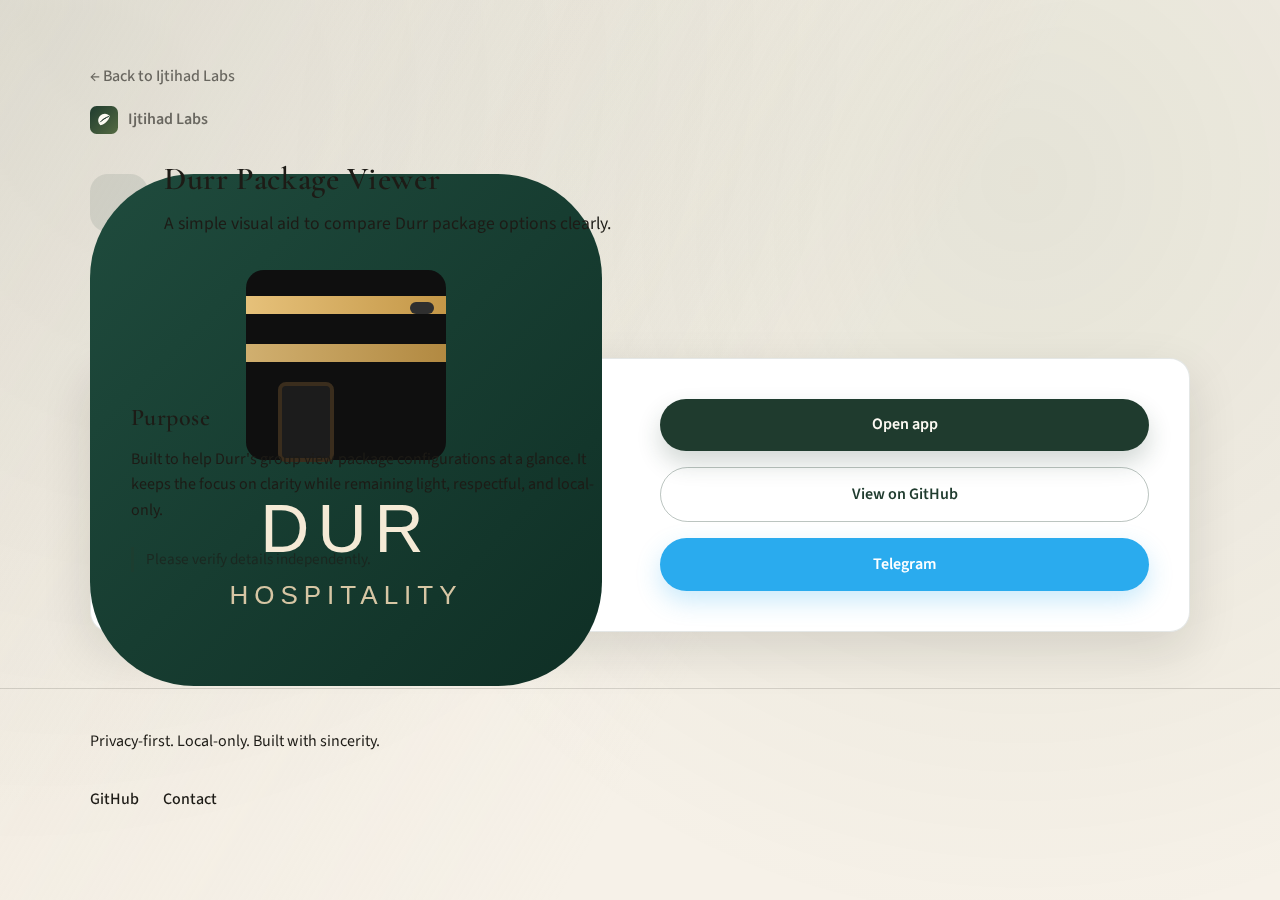
<file: apps/durr-package-viewer/index.html>
<!doctype html>
<html lang="en">
  <head>
    <meta charset="UTF-8" />
    <meta name="viewport" content="width=device-width, initial-scale=1" />
    <title>Durr Package Viewer — Ijtihad Labs</title>
    <meta
      name="description"
      content="Durr Package Viewer is a simple visual aid to compare Durr package options clearly."
    />
    <meta name="theme-color" content="#f6f1e8" media="(prefers-color-scheme: light)" />
    <meta name="theme-color" content="#10120f" media="(prefers-color-scheme: dark)" />
    <link rel="canonical" href="https://ijtihadlabs.org/apps/durr-package-viewer" />
    <meta property="og:title" content="Durr Package Viewer" />
    <meta
      property="og:description"
      content="A simple visual aid to compare Durr package options clearly."
    />
    <meta property="og:type" content="website" />
    <meta property="og:url" content="https://ijtihadlabs.org/apps/durr-package-viewer" />
    <meta property="og:image" content="https://ijtihadlabs.org/assets/og-card.svg" />
    <meta name="twitter:card" content="summary_large_image" />
    <link rel="icon" href="/assets/favicon.svg" type="image/svg+xml" />
    <link rel="apple-touch-icon" href="/assets/favicon.svg" />
    <link rel="stylesheet" href="/assets/styles.css" />
    <link rel="preconnect" href="https://fonts.googleapis.com" />
    <link rel="preconnect" href="https://fonts.gstatic.com" crossorigin />
    <link
      href="https://fonts.googleapis.com/css2?family=Cormorant+Garamond:wght@500;600&family=Source+Sans+3:wght@300;400;500;600&display=swap"
      rel="stylesheet"
    />
    <script type="application/ld+json">
      {
        "@context": "https://schema.org",
        "@type": "SoftwareApplication",
        "name": "Durr Package Viewer",
        "url": "https://durr-package-viewer.ijtihadlabs.org",
        "applicationCategory": "UtilitiesApplication",
        "operatingSystem": "Web",
        "offers": {
          "@type": "Offer",
          "price": "0",
          "priceCurrency": "USD"
        },
        "publisher": {
          "@type": "Organization",
          "name": "Ijtihad Labs",
          "url": "https://ijtihadlabs.org"
        }
      }
    </script>
  </head>
  <body>
    <div class="ambient"></div>
    <header class="page-header">
      <div class="container">
        <a class="back-link" href="/">← Back to Ijtihad Labs</a>
        <div class="page-brand">
          <img src="/assets/logo-mark.svg" alt="" aria-hidden="true" />
          <span>Ijtihad Labs</span>
        </div>
        <div class="app-hero">
          <div class="app-icon" aria-hidden="true">
            <img src="/assets/app-durr.svg" alt="" />
          </div>
          <div>
            <h1>Durr Package Viewer</h1>
            <p class="lead">A simple visual aid to compare Durr package options clearly.</p>
          </div>
        </div>
      </div>
    </header>

    <main>
      <section class="section">
        <div class="container app-detail">
          <div>
            <h2>Purpose</h2>
            <p>
              Built to help Durr's group view package configurations at a glance. It keeps the
              focus on clarity while remaining light, respectful, and local-only.
            </p>
            <p class="disclaimer">Please verify details independently.</p>
          </div>
          <div class="app-actions">
            <a
              class="primary-button"
              href="https://durr-package-viewer.ijtihadlabs.org"
              target="_blank"
              rel="noreferrer"
            >
              Open app
            </a>
            <a
              class="secondary-button"
              href="https://github.com/ijtihadlabs/durr-package-viewer"
              target="_blank"
              rel="noreferrer"
            >
              View on GitHub
            </a>
            <a
              class="secondary-button telegram-button"
              href="https://t.me/SyedIslam"
              target="_blank"
              rel="noreferrer"
            >
              Telegram
            </a>
          </div>
        </div>
      </section>
    </main>

    <footer class="site-footer">
      <div class="container footer-content">
        <p>Privacy-first. Local-only. Built with sincerity.</p>
        <div class="footer-links">
          <a href="https://github.com/ijtihadlabs" target="_blank" rel="noreferrer">GitHub</a>
          <a href="mailto:contact@ijtihadlabs.org">Contact</a>
        </div>
      </div>
    </footer>
  </body>
</html>
</file>
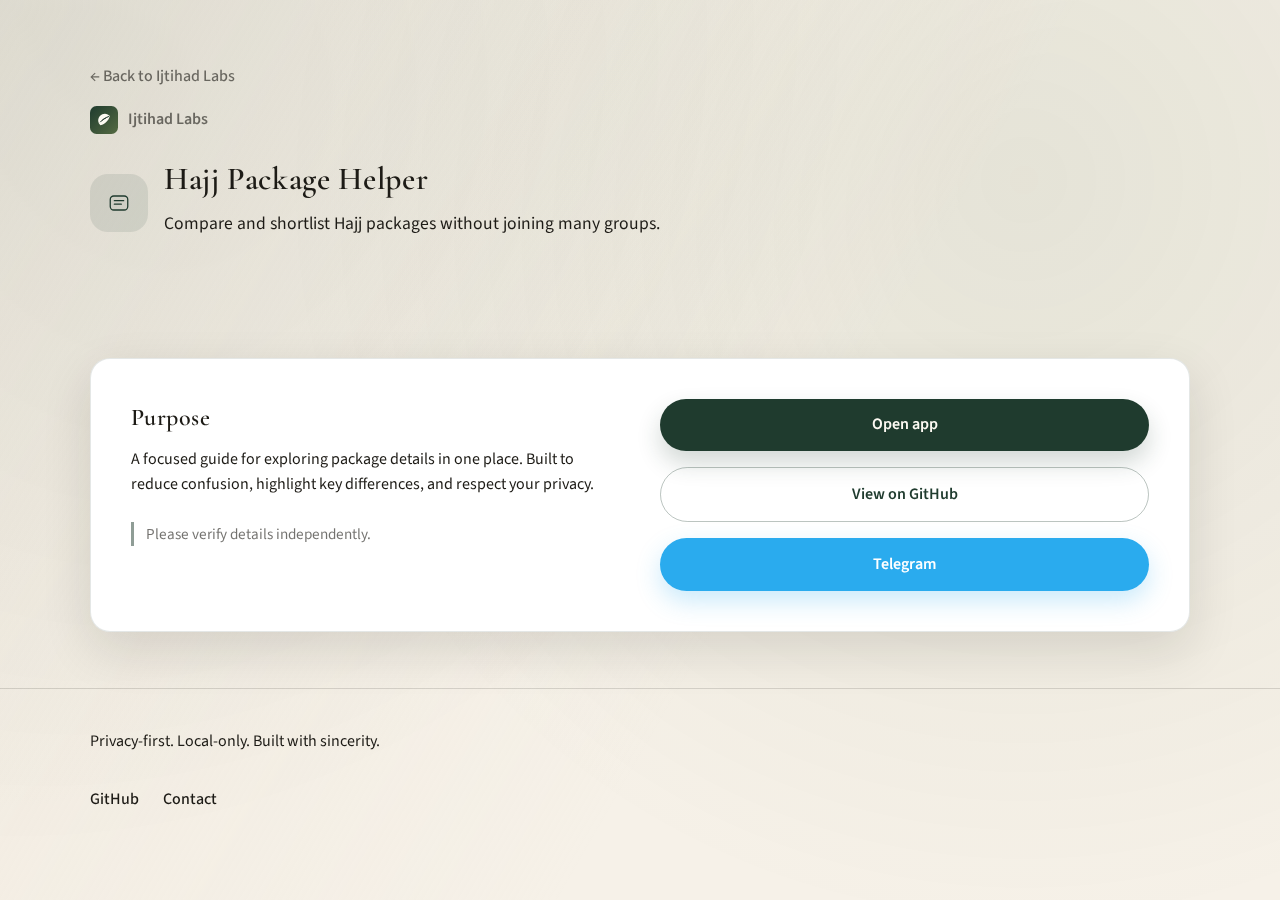
<file: apps/hajj-helper/index.html>
<!doctype html>
<html lang="en">
  <head>
    <meta charset="UTF-8" />
    <meta name="viewport" content="width=device-width, initial-scale=1" />
    <title>Hajj Package Helper — Ijtihad Labs</title>
    <meta
      name="description"
      content="Hajj Package Helper helps hujjaj compare and shortlist Hajj packages without joining many groups."
    />
    <meta name="theme-color" content="#f6f1e8" media="(prefers-color-scheme: light)" />
    <meta name="theme-color" content="#10120f" media="(prefers-color-scheme: dark)" />
    <link rel="canonical" href="https://ijtihadlabs.org/apps/hajj-helper" />
    <meta property="og:title" content="Hajj Package Helper" />
    <meta
      property="og:description"
      content="Compare and shortlist Hajj packages without joining many groups."
    />
    <meta property="og:type" content="website" />
    <meta property="og:url" content="https://ijtihadlabs.org/apps/hajj-helper" />
    <meta property="og:image" content="https://ijtihadlabs.org/assets/og-card.svg" />
    <meta name="twitter:card" content="summary_large_image" />
    <link rel="icon" href="/assets/favicon.svg" type="image/svg+xml" />
    <link rel="apple-touch-icon" href="/assets/favicon.svg" />
    <link rel="stylesheet" href="/assets/styles.css" />
    <link rel="preconnect" href="https://fonts.googleapis.com" />
    <link rel="preconnect" href="https://fonts.gstatic.com" crossorigin />
    <link
      href="https://fonts.googleapis.com/css2?family=Cormorant+Garamond:wght@500;600&family=Source+Sans+3:wght@300;400;500;600&display=swap"
      rel="stylesheet"
    />
    <script type="application/ld+json">
      {
        "@context": "https://schema.org",
        "@type": "SoftwareApplication",
        "name": "Hajj Package Helper",
        "url": "https://hajj-helper.ijtihadlabs.org",
        "applicationCategory": "UtilitiesApplication",
        "operatingSystem": "Web",
        "offers": {
          "@type": "Offer",
          "price": "0",
          "priceCurrency": "USD"
        },
        "publisher": {
          "@type": "Organization",
          "name": "Ijtihad Labs",
          "url": "https://ijtihadlabs.org"
        }
      }
    </script>
  </head>
  <body>
    <div class="ambient"></div>
    <header class="page-header">
      <div class="container">
        <a class="back-link" href="/">← Back to Ijtihad Labs</a>
        <div class="page-brand">
          <img src="/assets/logo-mark.svg" alt="" aria-hidden="true" />
          <span>Ijtihad Labs</span>
        </div>
        <div class="app-hero">
          <div class="app-icon" aria-hidden="true">
            <svg viewBox="0 0 48 48" role="presentation">
              <rect x="9" y="12" width="30" height="24" rx="6" />
              <path d="M16 20h16M16 26h12" />
            </svg>
          </div>
          <div>
            <h1>Hajj Package Helper</h1>
            <p class="lead">Compare and shortlist Hajj packages without joining many groups.</p>
          </div>
        </div>
      </div>
    </header>

    <main>
      <section class="section">
        <div class="container app-detail">
          <div>
            <h2>Purpose</h2>
            <p>
              A focused guide for exploring package details in one place. Built to reduce
              confusion, highlight key differences, and respect your privacy.
            </p>
            <p class="disclaimer">Please verify details independently.</p>
          </div>
          <div class="app-actions">
            <a class="primary-button" href="https://hajj-helper.ijtihadlabs.org" target="_blank" rel="noreferrer">
              Open app
            </a>
            <a
              class="secondary-button"
              href="https://github.com/ijtihadlabs/hajj-package-recommender"
              target="_blank"
              rel="noreferrer"
            >
              View on GitHub
            </a>
            <a
              class="secondary-button telegram-button"
              href="https://t.me/SyedIslam"
              target="_blank"
              rel="noreferrer"
            >
              Telegram
            </a>
          </div>
        </div>
      </section>
    </main>

    <footer class="site-footer">
      <div class="container footer-content">
        <p>Privacy-first. Local-only. Built with sincerity.</p>
        <div class="footer-links">
          <a href="https://github.com/ijtihadlabs" target="_blank" rel="noreferrer">GitHub</a>
          <a href="mailto:contact@ijtihadlabs.org">Contact</a>
        </div>
      </div>
    </footer>
  </body>
</html>
</file>
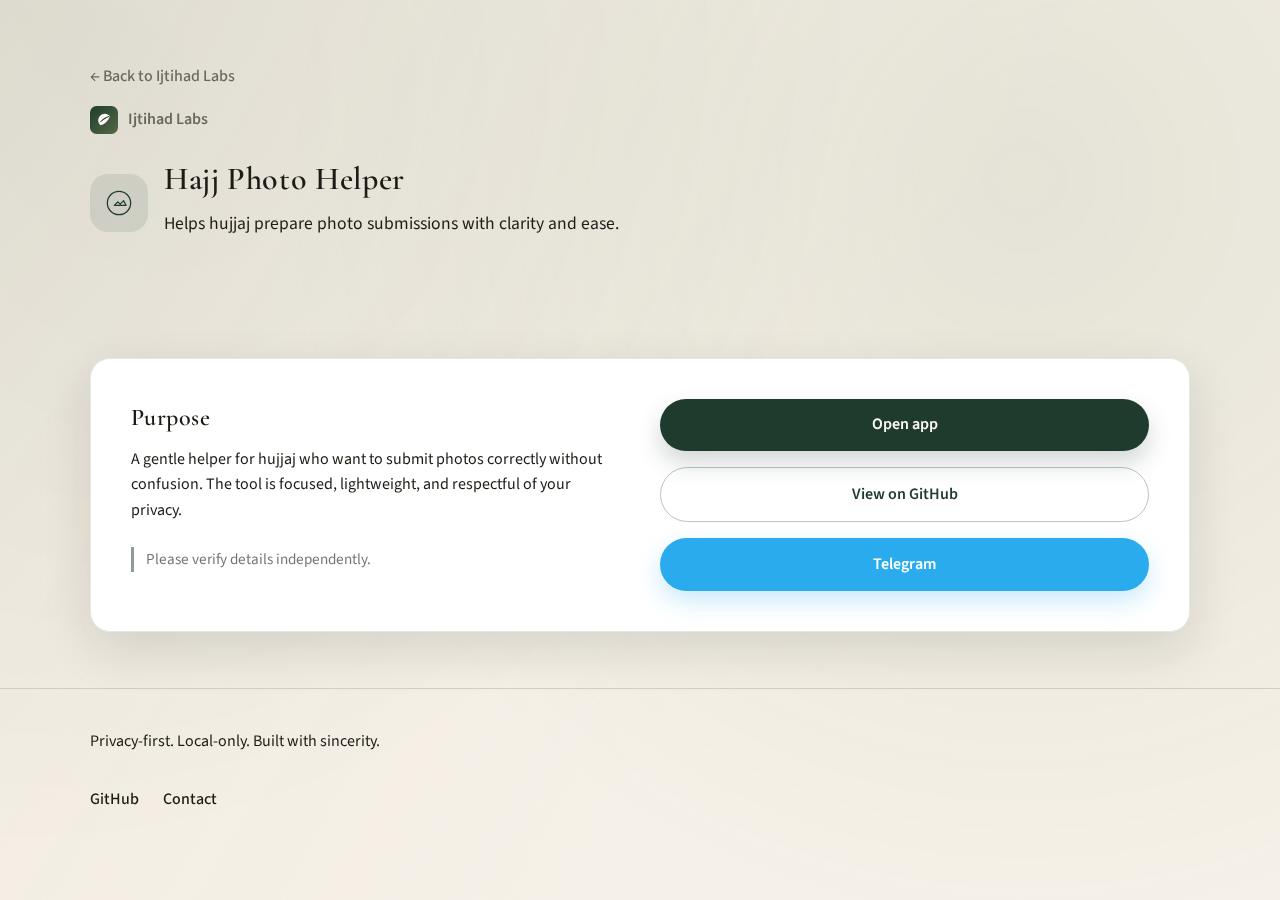
<file: apps/hajj-photos/index.html>
<!doctype html>
<html lang="en">
  <head>
    <meta charset="UTF-8" />
    <meta name="viewport" content="width=device-width, initial-scale=1" />
    <title>Hajj Photo Helper — Ijtihad Labs</title>
    <meta
      name="description"
      content="Hajj Photo Helper helps hujjaj prepare compliant photo submissions with clarity and ease."
    />
    <meta name="theme-color" content="#f6f1e8" media="(prefers-color-scheme: light)" />
    <meta name="theme-color" content="#10120f" media="(prefers-color-scheme: dark)" />
    <link rel="canonical" href="https://ijtihadlabs.org/apps/hajj-photos" />
    <meta property="og:title" content="Hajj Photo Helper" />
    <meta
      property="og:description"
      content="Prepare compliant photo submissions with clarity and ease."
    />
    <meta property="og:type" content="website" />
    <meta property="og:url" content="https://ijtihadlabs.org/apps/hajj-photos" />
    <meta property="og:image" content="https://ijtihadlabs.org/assets/og-card.svg" />
    <meta name="twitter:card" content="summary_large_image" />
    <link rel="icon" href="/assets/favicon.svg" type="image/svg+xml" />
    <link rel="apple-touch-icon" href="/assets/favicon.svg" />
    <link rel="stylesheet" href="/assets/styles.css" />
    <link rel="preconnect" href="https://fonts.googleapis.com" />
    <link rel="preconnect" href="https://fonts.gstatic.com" crossorigin />
    <link
      href="https://fonts.googleapis.com/css2?family=Cormorant+Garamond:wght@500;600&family=Source+Sans+3:wght@300;400;500;600&display=swap"
      rel="stylesheet"
    />
    <script type="application/ld+json">
      {
        "@context": "https://schema.org",
        "@type": "SoftwareApplication",
        "name": "Hajj Photo Helper",
        "url": "https://hajjphotos.ijtihadlabs.org",
        "applicationCategory": "UtilitiesApplication",
        "operatingSystem": "Web",
        "offers": {
          "@type": "Offer",
          "price": "0",
          "priceCurrency": "USD"
        },
        "publisher": {
          "@type": "Organization",
          "name": "Ijtihad Labs",
          "url": "https://ijtihadlabs.org"
        }
      }
    </script>
  </head>
  <body>
    <div class="ambient"></div>
    <header class="page-header">
      <div class="container">
        <a class="back-link" href="/">← Back to Ijtihad Labs</a>
        <div class="page-brand">
          <img src="/assets/logo-mark.svg" alt="" aria-hidden="true" />
          <span>Ijtihad Labs</span>
        </div>
        <div class="app-hero">
          <div class="app-icon" aria-hidden="true">
            <svg viewBox="0 0 48 48" role="presentation">
              <circle cx="24" cy="24" r="20" />
              <path d="M16 28l6-6 4 4 6-6 4 8H16z" />
            </svg>
          </div>
          <div>
            <h1>Hajj Photo Helper</h1>
            <p class="lead">Helps hujjaj prepare photo submissions with clarity and ease.</p>
          </div>
        </div>
      </div>
    </header>

    <main>
      <section class="section">
        <div class="container app-detail">
          <div>
            <h2>Purpose</h2>
            <p>
              A gentle helper for hujjaj who want to submit photos correctly without confusion.
              The tool is focused, lightweight, and respectful of your privacy.
            </p>
            <p class="disclaimer">Please verify details independently.</p>
          </div>
          <div class="app-actions">
            <a class="primary-button" href="https://hajjphotos.ijtihadlabs.org" target="_blank" rel="noreferrer">
              Open app
            </a>
            <a class="secondary-button" href="https://github.com/ijtihadlabs/hajj-photos" target="_blank" rel="noreferrer">
              View on GitHub
            </a>
            <a
              class="secondary-button telegram-button"
              href="https://t.me/SyedIslam"
              target="_blank"
              rel="noreferrer"
            >
              Telegram
            </a>
          </div>
        </div>
      </section>
    </main>

    <footer class="site-footer">
      <div class="container footer-content">
        <p>Privacy-first. Local-only. Built with sincerity.</p>
        <div class="footer-links">
          <a href="https://github.com/ijtihadlabs" target="_blank" rel="noreferrer">GitHub</a>
          <a href="mailto:contact@ijtihadlabs.org">Contact</a>
        </div>
      </div>
    </footer>
  </body>
</html>
</file>
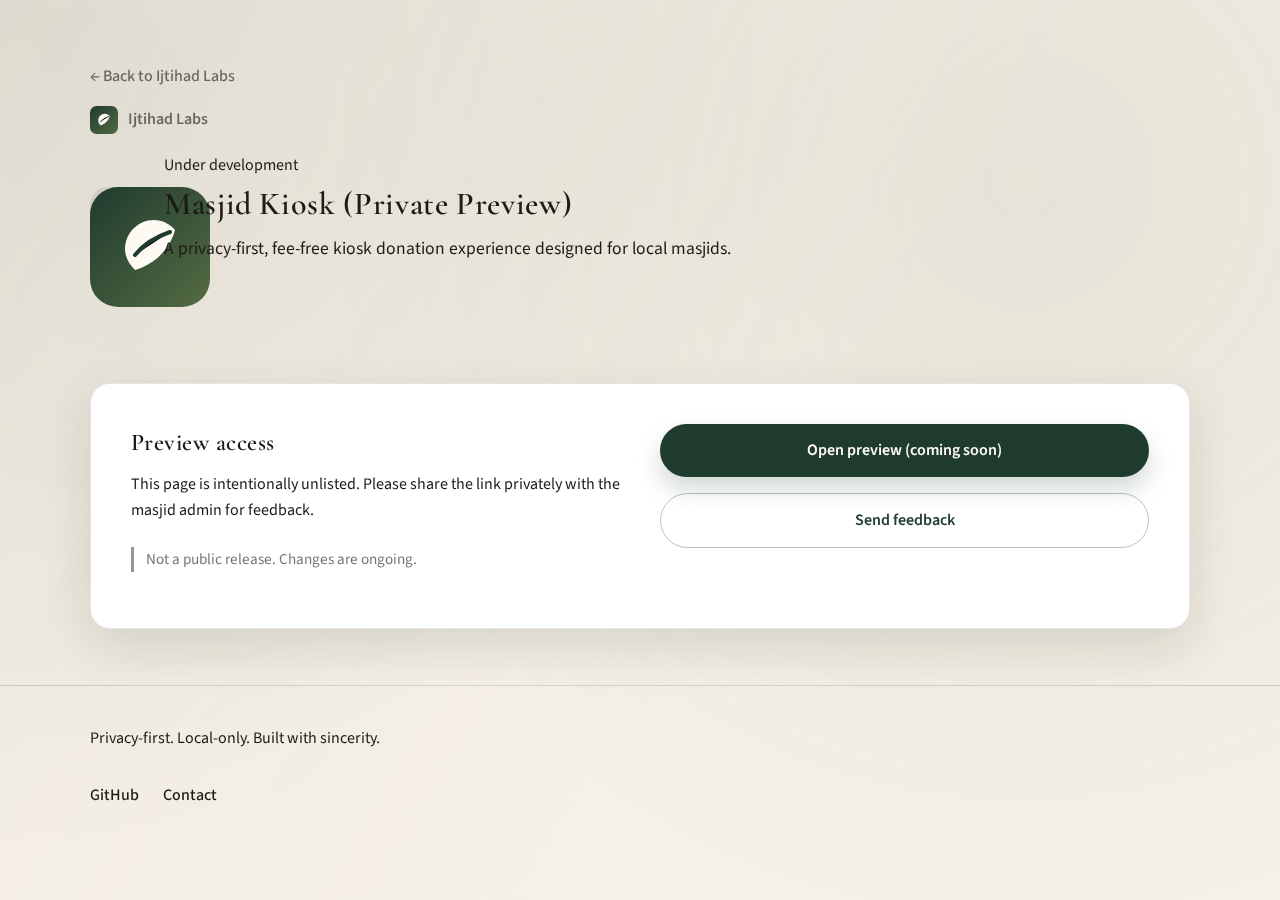
<file: apps/masjid-kiosk-preview/index.html>
<!doctype html>
<html lang="en">
  <head>
    <meta charset="UTF-8" />
    <meta name="viewport" content="width=device-width, initial-scale=1" />
    <title>Masjid Kiosk (Preview) — Ijtihad Labs</title>
    <meta
      name="description"
      content="Private preview for the masjid kiosk donation experience. Under development."
    />
    <meta name="theme-color" content="#f6f1e8" media="(prefers-color-scheme: light)" />
    <meta name="theme-color" content="#10120f" media="(prefers-color-scheme: dark)" />
    <link rel="canonical" href="https://ijtihadlabs.org/apps/masjid-kiosk-preview" />
    <meta property="og:title" content="Masjid Kiosk (Preview)" />
    <meta
      property="og:description"
      content="Private preview for the masjid kiosk donation experience. Under development."
    />
    <meta property="og:type" content="website" />
    <meta property="og:url" content="https://ijtihadlabs.org/apps/masjid-kiosk-preview" />
    <meta property="og:image" content="https://ijtihadlabs.org/assets/og-card.svg" />
    <meta name="twitter:card" content="summary_large_image" />
    <link rel="icon" href="/assets/favicon.svg" type="image/svg+xml" />
    <link rel="apple-touch-icon" href="/assets/favicon.svg" />
    <link rel="stylesheet" href="/assets/styles.css" />
    <link rel="preconnect" href="https://fonts.googleapis.com" />
    <link rel="preconnect" href="https://fonts.gstatic.com" crossorigin />
    <link
      href="https://fonts.googleapis.com/css2?family=Cormorant+Garamond:wght@500;600&family=Source+Sans+3:wght@300;400;500;600&display=swap"
      rel="stylesheet"
    />
  </head>
  <body>
    <div class="ambient"></div>
    <header class="page-header">
      <div class="container">
        <a class="back-link" href="/">← Back to Ijtihad Labs</a>
        <div class="page-brand">
          <img src="/assets/logo-mark.svg" alt="" aria-hidden="true" />
          <span>Ijtihad Labs</span>
        </div>
        <div class="app-hero">
          <div class="app-icon" aria-hidden="true">
            <img src="/assets/logo-mark.svg" alt="" />
          </div>
          <div>
            <span class="status-banner">Under development</span>
            <h1>Masjid Kiosk (Private Preview)</h1>
            <p class="lead">
              A privacy-first, fee-free kiosk donation experience designed for local masjids.
            </p>
          </div>
        </div>
      </div>
    </header>

    <main>
      <section class="section">
        <div class="container app-detail">
          <div>
            <h2>Preview access</h2>
            <p>
              This page is intentionally unlisted. Please share the link privately with the
              masjid admin for feedback.
            </p>
            <p class="disclaimer">Not a public release. Changes are ongoing.</p>
          </div>
          <div class="app-actions">
            <a class="primary-button" href="#">
              Open preview (coming soon)
            </a>
            <a class="secondary-button" href="mailto:contact@ijtihadlabs.org">
              Send feedback
            </a>
          </div>
        </div>
      </section>
    </main>

    <footer class="site-footer">
      <div class="container footer-content">
        <p>Privacy-first. Local-only. Built with sincerity.</p>
        <div class="footer-links">
          <a href="https://github.com/ijtihadlabs" target="_blank" rel="noreferrer">GitHub</a>
          <a href="mailto:contact@ijtihadlabs.org">Contact</a>
        </div>
      </div>
    </footer>
  </body>
</html>
</file>
<file: assets/styles.css>
:root {
  color-scheme: light;
  --sand: #f6f1e8;
  --mist: #efe8dc;
  --ink: #1d1b16;
  --forest: #1f3b2e;
  --olive: #556b43;
  --soft: #fdfaf3;
  --surface: #ffffff;
  --shadow: 0 18px 50px rgba(26, 24, 19, 0.12);
  --radius: 20px;
  --border: rgba(31, 59, 46, 0.12);
  --muted: rgba(29, 27, 22, 0.62);
  --focus: rgba(31, 59, 46, 0.35);
  --telegram: #2aabee;
  --telegram-ink: #ffffff;
}

@media (prefers-color-scheme: dark) {
  :root {
    color-scheme: dark;
    --sand: #10120f;
    --mist: #141812;
    --ink: #f3efe6;
    --forest: #9db49a;
    --olive: #c9d2b9;
    --soft: #151a14;
    --surface: #181e17;
    --shadow: 0 20px 60px rgba(0, 0, 0, 0.35);
    --border: rgba(157, 180, 154, 0.18);
    --muted: rgba(243, 239, 230, 0.7);
    --focus: rgba(157, 180, 154, 0.4);
    --telegram: #3b9ed9;
    --telegram-ink: #0b1014;
  }
}

* {
  box-sizing: border-box;
}

body {
  margin: 0;
  font-family: "Source Sans 3", "Helvetica Neue", sans-serif;
  color: var(--ink);
  background: var(--sand);
  line-height: 1.6;
}

h1,
h2,
h3 {
  font-family: "Cormorant Garamond", Georgia, serif;
  font-weight: 600;
  margin: 0 0 0.6rem;
  letter-spacing: 0.02em;
}

p {
  margin: 0 0 1rem;
}

a {
  color: inherit;
  text-decoration: none;
}

a:focus-visible,
button:focus-visible {
  outline: 2px solid var(--focus);
  outline-offset: 3px;
  border-radius: 999px;
}

.ambient {
  position: fixed;
  inset: 0;
  background:
    radial-gradient(circle at top left, rgba(31, 59, 46, 0.1), transparent 55%),
    radial-gradient(circle at 80% 20%, rgba(85, 107, 67, 0.1), transparent 60%),
    linear-gradient(120deg, rgba(239, 232, 220, 0.6), transparent 60%);
  pointer-events: none;
  z-index: -1;
}

@media (prefers-color-scheme: dark) {
  .ambient {
    background:
      radial-gradient(circle at top left, rgba(157, 180, 154, 0.15), transparent 55%),
      radial-gradient(circle at 80% 20%, rgba(201, 210, 185, 0.12), transparent 60%),
      linear-gradient(140deg, rgba(15, 18, 15, 0.9), transparent 60%);
  }
}

.container {
  width: min(1100px, 92%);
  margin: 0 auto;
}

.site-header {
  padding: 5.5rem 0 3rem;
}

.brand {
  display: flex;
  align-items: center;
  gap: 1.5rem;
  margin-bottom: 1.5rem;
}

.brand-mark {
  width: 60px;
  height: 60px;
  border-radius: 16px;
  display: grid;
  place-items: center;
  background: transparent;
}

.brand-mark img {
  width: 60px;
  height: 60px;
  display: block;
}

.brand-kicker {
  text-transform: uppercase;
  font-size: 0.85rem;
  letter-spacing: 0.25em;
  color: var(--muted);
}

.lead {
  font-size: 1.1rem;
  max-width: 720px;
}

.section {
  padding: 3.5rem 0;
}

.section-header {
  display: flex;
  flex-direction: column;
  gap: 0.6rem;
  margin-bottom: 2rem;
}

.app-grid {
  display: grid;
  grid-template-columns: repeat(auto-fit, minmax(250px, 1fr));
  gap: 1.5rem;
}

.app-card {
  background: var(--surface);
  border-radius: var(--radius);
  padding: 1.8rem;
  display: grid;
  gap: 1rem;
  box-shadow: var(--shadow);
  border: 1px solid var(--border);
  transform: translateY(8px);
  opacity: 0;
  animation: rise 0.8s ease forwards;
  animation-delay: var(--delay, 0s);
  transition: transform 0.2s ease, box-shadow 0.2s ease;
}

.app-card:hover {
  transform: translateY(-4px);
  box-shadow: 0 22px 60px rgba(26, 24, 19, 0.18);
}

.app-icon {
  width: 48px;
  height: 48px;
  border-radius: 14px;
  background: rgba(31, 59, 46, 0.1);
  display: grid;
  place-items: center;
}

.app-icon svg {
  width: 28px;
  height: 28px;
  fill: none;
  stroke: var(--forest);
  stroke-width: 2.2;
  stroke-linecap: round;
  stroke-linejoin: round;
}

.app-link {
  color: var(--forest);
  font-weight: 600;
}

.values {
  background: color-mix(in srgb, var(--mist), transparent 35%);
}

.value-grid {
  display: grid;
  grid-template-columns: repeat(auto-fit, minmax(240px, 1fr));
  gap: 1.8rem;
}

.site-footer {
  padding: 2.5rem 0 3.5rem;
  border-top: 1px solid color-mix(in srgb, var(--ink), transparent 85%);
}

.footer-content {
  display: flex;
  flex-direction: column;
  gap: 1rem;
  align-items: flex-start;
}

.footer-links {
  display: flex;
  gap: 1.5rem;
  font-weight: 500;
}

.page-header {
  padding: 4rem 0 2rem;
}

.app-hero {
  display: flex;
  align-items: center;
  gap: 1rem;
  margin-bottom: 1rem;
}

.app-hero .app-icon {
  width: 58px;
  height: 58px;
  border-radius: 18px;
}

.app-hero h1 {
  margin-bottom: 0.35rem;
}

.page-brand {
  display: flex;
  align-items: center;
  gap: 0.6rem;
  font-weight: 600;
  color: var(--muted);
  margin-bottom: 1.2rem;
}

.page-brand img {
  width: 28px;
  height: 28px;
}

.back-link {
  display: block;
  margin-bottom: 1rem;
  color: var(--muted);
  font-weight: 500;
}

.app-detail {
  display: grid;
  grid-template-columns: repeat(auto-fit, minmax(280px, 1fr));
  gap: 2.5rem;
  align-items: start;
  background: var(--surface);
  border-radius: var(--radius);
  padding: 2.5rem;
  box-shadow: var(--shadow);
  border: 1px solid var(--border);
}

.faq {
  padding-top: 1rem;
}

.faq-grid {
  display: grid;
  grid-template-columns: repeat(auto-fit, minmax(240px, 1fr));
  gap: 1.8rem;
}

.contact {
  padding-top: 1rem;
}

.contact-card {
  background: var(--surface);
  border-radius: var(--radius);
  padding: 2.5rem;
  display: flex;
  align-items: center;
  justify-content: space-between;
  gap: 2rem;
  border: 1px solid var(--border);
  box-shadow: var(--shadow);
}

.contact-actions {
  display: inline-flex;
  flex-wrap: wrap;
  gap: 0.75rem;
}

@media (max-width: 720px) {
  .app-hero {
    align-items: flex-start;
  }
  .contact-card {
    flex-direction: column;
    align-items: flex-start;
  }

  .contact-actions {
    width: 100%;
  }

  .contact-actions .primary-button,
  .contact-actions .secondary-button {
    width: 100%;
  }
}

.app-actions {
  display: grid;
  gap: 1rem;
}

.primary-button,
.secondary-button {
  display: inline-flex;
  align-items: center;
  justify-content: center;
  padding: 0.85rem 1.5rem;
  border-radius: 999px;
  font-weight: 600;
  text-align: center;
  transition: transform 0.2s ease, box-shadow 0.2s ease, background 0.2s ease;
}

.primary-button {
  background: var(--forest);
  color: var(--soft);
  box-shadow: 0 12px 24px rgba(31, 59, 46, 0.2);
}

.primary-button:hover {
  transform: translateY(-1px);
  box-shadow: 0 16px 30px rgba(31, 59, 46, 0.28);
}

.secondary-button {
  border: 1px solid color-mix(in srgb, var(--forest), transparent 70%);
  color: var(--forest);
}

.secondary-button:hover {
  transform: translateY(-1px);
  border-color: color-mix(in srgb, var(--forest), transparent 50%);
}

.telegram-button {
  background: var(--telegram);
  color: var(--telegram-ink);
  border: none;
  box-shadow: 0 10px 24px rgba(42, 171, 238, 0.25);
}

.telegram-button:hover {
  transform: translateY(-1px);
  box-shadow: 0 14px 28px rgba(42, 171, 238, 0.32);
}

.disclaimer {
  font-size: 0.95rem;
  color: var(--muted);
  border-left: 3px solid color-mix(in srgb, var(--forest), transparent 50%);
  padding-left: 0.75rem;
  margin-top: 1.5rem;
}

@keyframes rise {
  to {
    transform: translateY(0);
    opacity: 1;
  }
}

@media (max-width: 720px) {
  .brand {
    flex-direction: column;
    align-items: flex-start;
  }

  .site-header {
    padding-top: 4rem;
  }

  .app-detail {
    padding: 2rem;
  }

  .footer-links {
    flex-direction: column;
    gap: 0.75rem;
  }
}
</file>
